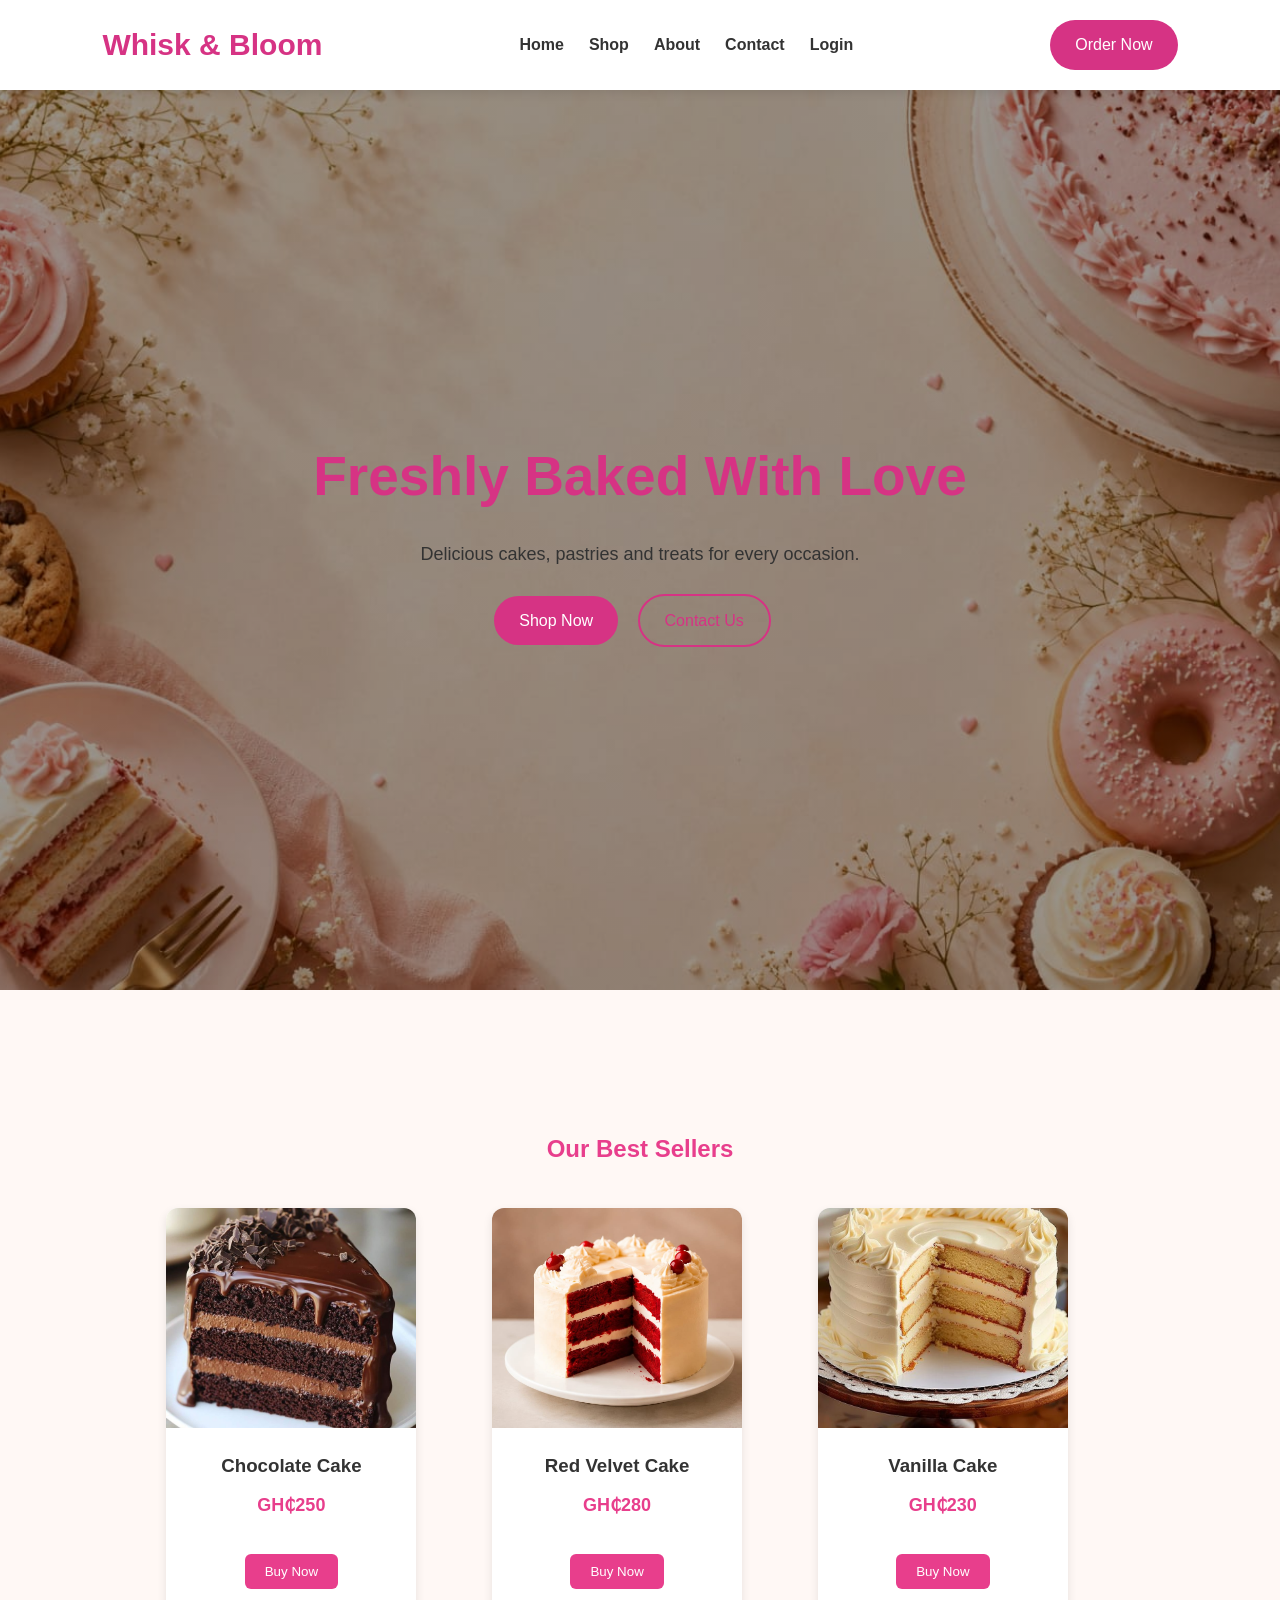
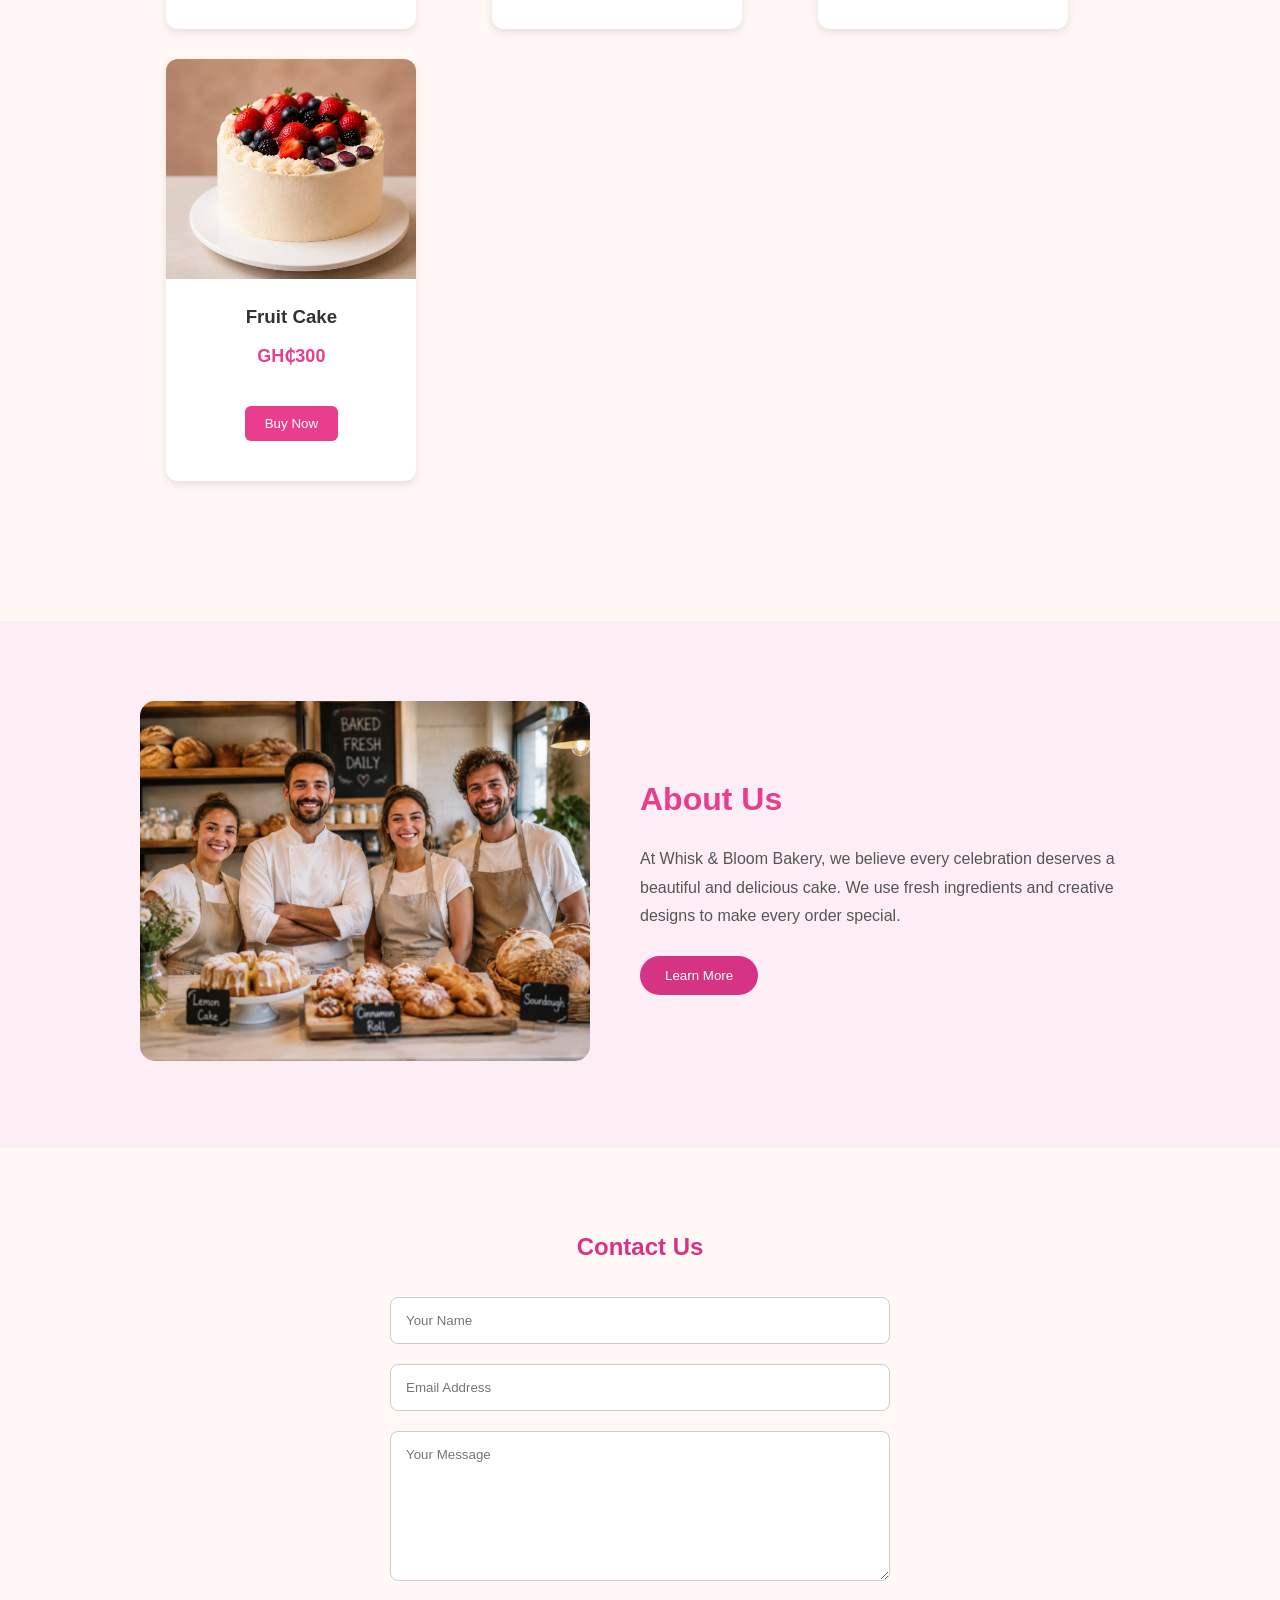
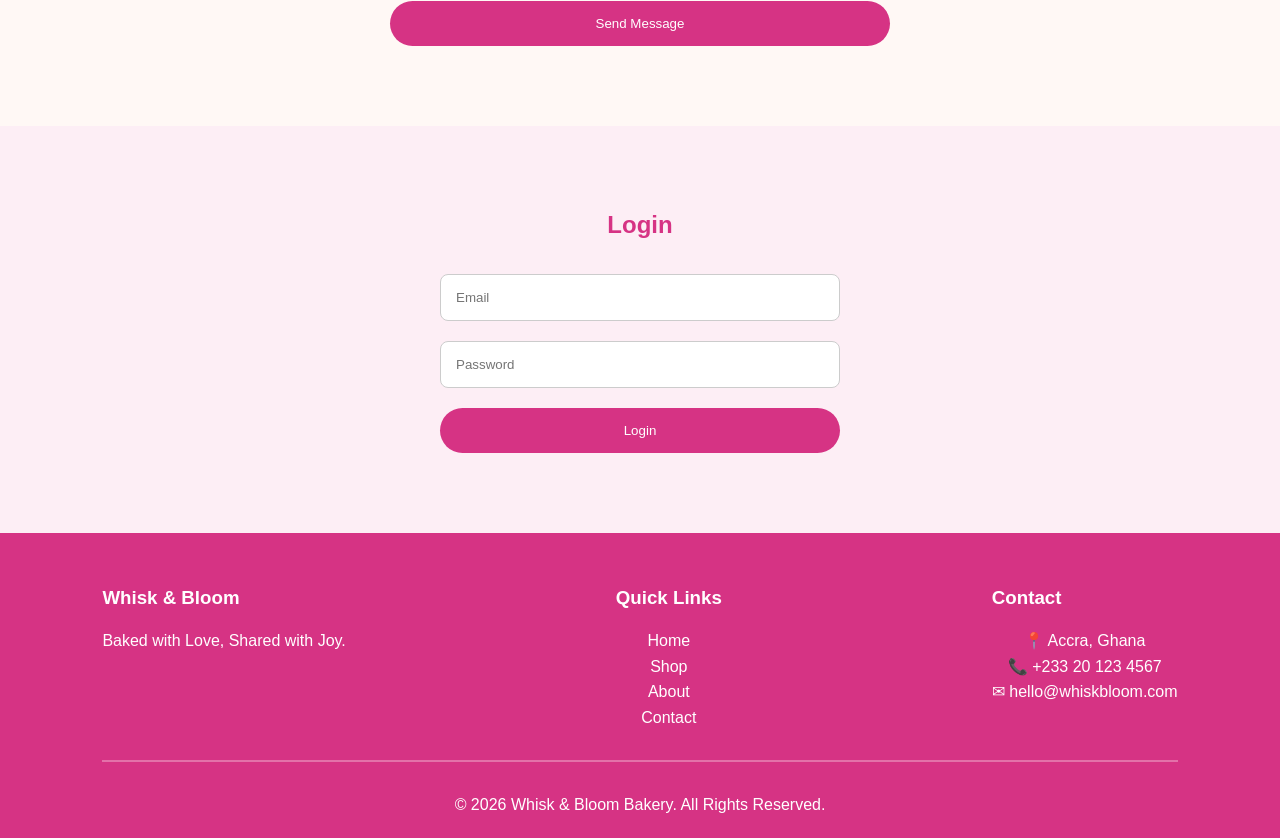
<file: index.html>
<!DOCTYPE html>
<html lang="en">
<head>
    <meta charset="UTF-8">
    <meta name="viewport" content="width=device-width, initial-scale=1.0">
    <title>Whisk & Bloom Bakery</title>

    <link rel="stylesheet" href="src/style.css">

    <link rel="stylesheet" href="https://cdnjs.cloudflare.com/ajax/libs/font-awesome/6.5.2/css/all.min.css">
</head>

<body>

<!-- Navigation -->
<header id="home">
    <nav class="navbar">
        <h2 class="logo">Whisk & Bloom</h2>

        <ul class="nav-links">
            <li><a href="index.html">Home</a></li>
            <li><a href="pages/shop.html">Shop</a></li>
            <li><a href="pages/about.html">About</a></li>
            <li><a href="pages/contact.html">Contact</a></li>
            <li><a href="pages/login.html">Login</a></li>
        </ul>

        <a href="#" class="order-btn">Order Now</a>
    </nav>
</header>

<!-- Hero Section -->
 <section class="hero">
    <div class="hero-text">
        <h1>Freshly Baked With Love</h1>
        <p>Delicious cakes, pastries and treats for every occasion.</p>

        <a href="#shop" class="btn">Shop Now</a>
        <a href="#contact" class="btn-outline">Contact Us</a>
    </div>
</section>


<!-- Shop -->
<section id="shop" class="shop">

    <h2>Our Best Sellers</h2>

    <div class="products">

        <div class="card">
            <img src="images/CC.jpeg" alt="">
            <h3>Chocolate Cake</h3>
            <p>GH₵250</p>
            <button>Buy Now</button>
        </div>

        <div class="card">
            <img src="images/red vel.jpeg" alt="">
            <h3>Red Velvet Cake</h3>
            <p>GH₵280</p>
            <button>Buy Now</button>
        </div>

        <div class="card">
            <img src="images/vanilla.jpeg" alt="">
            <h3>Vanilla Cake</h3>
            <p>GH₵230</p>
            <button>Buy Now</button>
        </div>

        <div class="card">
            <img src="images/fruit.jpeg" alt="">
            <h3>Fruit Cake</h3>
            <p>GH₵300</p>
            <button>Buy Now</button>
        </div>

    </div>

</section>

<!-- About -->
<section id="about" class="about">

    <div class="about-image">
        <img src="images/about.jpeg" alt="Bakery">
    </div>

    <div class="about-text">
        <h2>About Us</h2>

        <p>
            At Whisk & Bloom Bakery, we believe every celebration deserves a beautiful and delicious cake. We use fresh ingredients and creative designs to make every order special.
        </p>

        <button>Learn More</button>
    </div>

</section>

<!-- Contact -->
<section id="contact" class="contact">

    <h2>Contact Us</h2>

    <form>

        <input type="text" placeholder="Your Name">

        <input type="email" placeholder="Email Address">

        <textarea placeholder="Your Message"></textarea>

        <button>Send Message</button>

    </form>

</section>

<!-- Login -->
<section id="login" class="login">

    <h2>Login</h2>

    <form>

        <input type="email" placeholder="Email">

        <input type="password" placeholder="Password">

        <button>Login</button>

    </form>

</section>

<!-- Footer -->
<footer>

    <div class="footer-content">

        <div>
            <h3>Whisk & Bloom</h3>
            <p>Baked with Love, Shared with Joy.</p>
        </div>

        <div>
            <h3>Quick Links</h3>
            <p>Home</p>
            <p>Shop</p>
            <p>About</p>
            <p>Contact</p>
        </div>

        <div>
            <h3>Contact</h3>
            <p>📍 Accra, Ghana</p>
            <p>📞 +233 20 123 4567</p>
            <p>✉ hello@whiskbloom.com</p>
        </div>

    </div>

    <hr>

    <p>&copy; 2026 Whisk & Bloom Bakery. All Rights Reserved.</p>

</footer>

</body>
</html>
</file>
<file: src/style.css>
/* Reset */
*{
    margin:0;
    padding:0;
    box-sizing:border-box;
    font-family:Arial, Helvetica, sans-serif;
}

body{
    background:#fff8f5;
    color:#333;
    line-height:1.6;
}

/* Navigation */
.navbar{
    display:flex;
    justify-content:space-between;
    align-items:center;
    padding:20px 8%;
    background:#fff;
    position:sticky;
    top:0;
    box-shadow:0 2px 10px rgba(0,0,0,0.1);
}

.logo{
    color:#d63384;
    font-size:30px;
    font-weight:bold;
}

.nav-links{
    list-style:none;
    display:flex;
    gap:25px;
}

.nav-links a{
    text-decoration:none;
    color:#333;
    font-weight:bold;
}

.nav-links a:hover{
    color:#d63384;
}

.order-btn{
    background:#d63384;
    color:#fff;
    text-decoration:none;
    padding:12px 25px;
    border-radius:30px;
}

/* Hero Section */
.hero{
    display:flex;
    justify-content:space-between;
    align-items:center;
    padding:80px 8%;
    flex-wrap:wrap;
    gap:40px;
}

.hero-text{
    flex:1;
}

.hero-text h1{
    font-size:55px;
    color:#d63384;
    margin-bottom:20px;
}

.hero-text p{
    margin-bottom:25px;
    font-size:18px;
}

.btn,
.btn-outline{
    display:inline-block;
    text-decoration:none;
    padding:12px 25px;
    border-radius:30px;
    margin-right:15px;
}

.btn{
    background:#d63384;
    color:white;
}

.btn-outline{
    border:2px solid #d63384;
    color:#d63384;
}

.hero{
    background: linear-gradient(rgba(0,0,0,0.4), rgba(0,0,0,0.4)),
                url("../images/back.jpeg");
    background-size: cover;
    background-position: center;
    background-repeat: no-repeat;

    height: 100vh;

    display: flex;
    justify-content: center;
    align-items: center;
    text-align: center;
}

/* Shop */
.shop{
    padding:80px 8%;
    text-align:center;
}

.shop h2{
    color:#d63384;
    margin-bottom:40px;
}

.products{
    display:flex;
    justify-content:center;
    gap:30px;
    flex-wrap:wrap;
}

.card{
    background:white;
    width:250px;
    border-radius:15px;
    overflow:hidden;
    box-shadow:0 5px 15px rgba(0,0,0,.1);
    padding-bottom:20px;
}

.card img{
    width:100%;
    height:220px;
    object-fit:cover;
}

.card h3{
    margin:15px 0 10px;
}

.card p{
    color:#d63384;
    font-weight:bold;
    margin-bottom:15px;
}

.card button{
    background:#d63384;
    color:white;
    border:none;
    padding:10px 20px;
    border-radius:25px;
    cursor:pointer;
}

/* About */
.about{
    display:flex;
    justify-content:center;
    align-items:center;
    gap:50px;
    padding:80px 8%;
    background:#fdeef5;
    flex-wrap:wrap;
}

.about-image img{
    width:450px;
    max-width:100%;
    border-radius:15px;
}

.about-text{
    max-width:500px;
}

.about-text h2{
    color:#d63384;
    margin-bottom:20px;
}

.about-text p{
    margin-bottom:25px;
}

.about-text button{
    background:#d63384;
    color:white;
    border:none;
    padding:12px 25px;
    border-radius:30px;
    cursor:pointer;
}

/* Contact */
.contact{
    padding:80px 8%;
    text-align:center;
}

.contact h2{
    color:#d63384;
    margin-bottom:30px;
}

.contact form{
    display:flex;
    flex-direction:column;
    max-width:500px;
    margin:auto;
    gap:20px;
}

.contact input,
.contact textarea{
    padding:15px;
    border:1px solid #ccc;
    border-radius:8px;
}

.contact textarea{
    height:150px;
}

.contact button{
    background:#d63384;
    color:white;
    border:none;
    padding:15px;
    border-radius:30px;
    cursor:pointer;
}

/* Login */
.login{
    padding:80px 8%;
    background:#fdeef5;
    text-align:center;
}

.login h2{
    color:#d63384;
    margin-bottom:30px;
}

.login form{
    display:flex;
    flex-direction:column;
    max-width:400px;
    margin:auto;
    gap:20px;
}

.login input{
    padding:15px;
    border:1px solid #ccc;
    border-radius:8px;
}

.login button{
    background:#d63384;
    color:white;
    border:none;
    padding:15px;
    border-radius:30px;
    cursor:pointer;
}

/* Footer */
footer{
    background:#d63384;
    color:white;
    padding:50px 8% 20px;
}

.footer-content{
    display:flex;
    justify-content:space-between;
    flex-wrap:wrap;
    gap:30px;
}

.footer-content h3{
    margin-bottom:15px;
}

footer hr{
    margin:30px 0;
    border:1px solid rgba(255,255,255,.3);
}

footer p{
    text-align:center;
}

/* Responsive */
@media(max-width:768px){

.navbar{
    flex-direction:column;
    gap:20px;
}

.nav-links{
    flex-wrap:wrap;
    justify-content:center;
}

.hero,
.about{
    flex-direction:column;
    text-align:center;
}

.hero-text h1{
    font-size:40px;
}

.products{
    flex-direction:column;
    align-items:center;
}

.footer-content{
    flex-direction:column;
    text-align:center;
}
}



/* ==========================================
   SHOP PAGE STYLES
========================================== */

/* Shop Banner */
.shop-banner{
    background: #FCE4EC;
    text-align: center;
    padding: 80px 20px;
}

.shop-banner h1{
    color: #E83E8C;
    font-size: 3rem;
    margin-bottom: 15px;
}

.shop-banner p{
    color: #555;
    font-size: 1.1rem;
}

/* Shop Section */
.shop{
    width: 90%;
    margin: 60px auto;
}

.shop h2{
    text-align: center;
    color: #E83E8C;
    margin-bottom: 40px;
}

/* Product Grid */
.products{
    display: grid;
    grid-template-columns: repeat(auto-fit, minmax(250px, 1fr));
    gap: 30px;
}

/* Product Cards */
.card{
    background: #fff;
    border-radius: 12px;
    overflow: hidden;
    box-shadow: 0 4px 10px rgba(0,0,0,0.1);
    transition: 0.3s;
    text-align: center;
}

.card:hover{
    transform: translateY(-8px);
}

.card img{
    width: 100%;
    height: 220px;
    object-fit: cover;
}

.card h3{
    margin: 15px 0 10px;
    color: #333;
}

.card p{
    color: #E83E8C;
    font-weight: bold;
    font-size: 18px;
}

.card button{
    margin: 20px 0;
    padding: 10px 20px;
    background: #E83E8C;
    color: #fff;
    border: none;
    border-radius: 6px;
    cursor: pointer;
    transition: 0.3s;
}

.card button:hover{
    background: #C2185B;
}

/* Responsive */
@media (max-width: 768px){

    .shop-banner h1{
        font-size: 2.2rem;
    }

    .products{
        grid-template-columns: 1fr;
    }

}

/* ==========================================
   ABOUT PAGE STYLES
========================================== */

/* About Banner */
.about-banner{
    background: #FCE4EC;
    text-align: center;
    padding: 80px 20px;
}

.about-banner h1{
    color: #E83E8C;
    font-size: 3rem;
    margin-bottom: 15px;
}

.about-banner p{
    color: #555;
    font-size: 1.1rem;
}

/* About Section */
.about-section{
    width: 90%;
    margin: 60px auto;
    display: flex;
    justify-content: space-between;
    align-items: center;
    gap: 50px;
    flex-wrap: wrap;
}

.about-text{
    flex: 1;
}

.about-text h2{
    color: #E83E8C;
    font-size: 2rem;
    margin-bottom: 20px;
}

.about-text p{
    color: #555;
    line-height: 1.8;
    margin-bottom:
</file>
